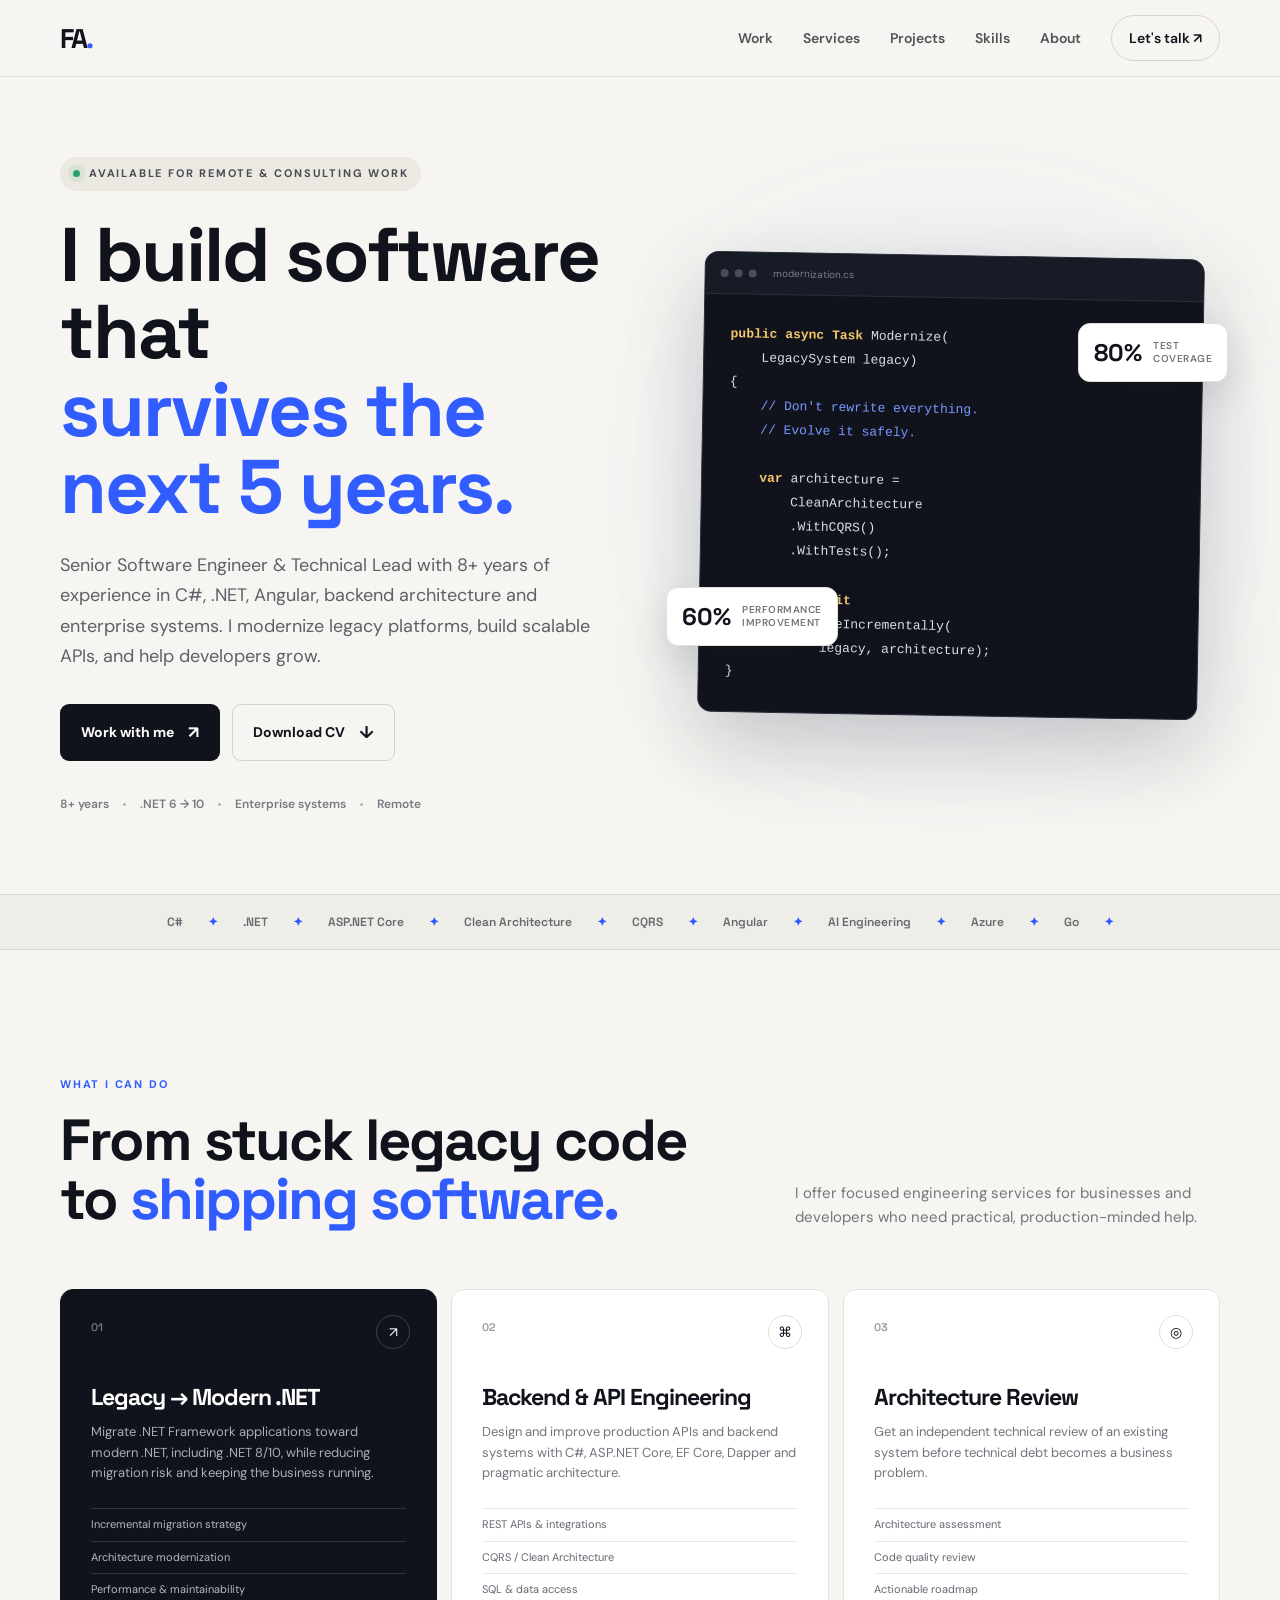
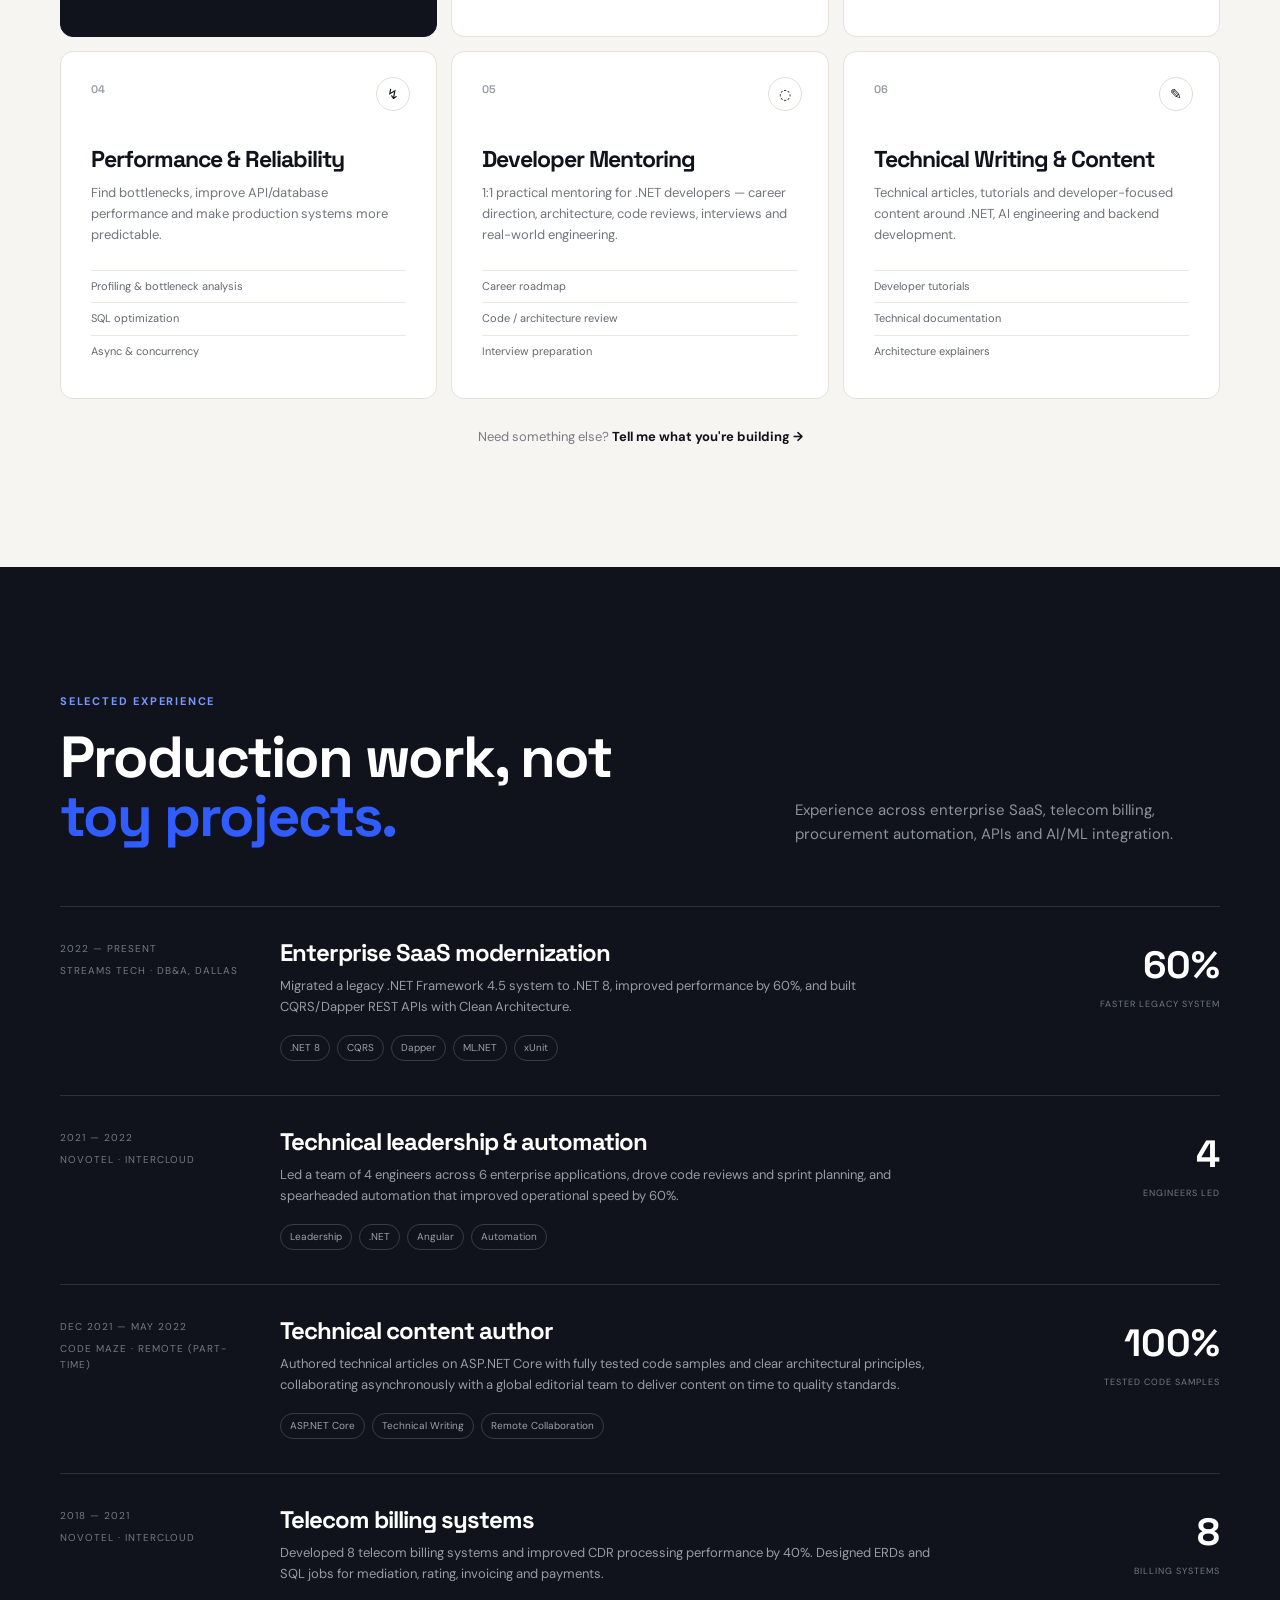
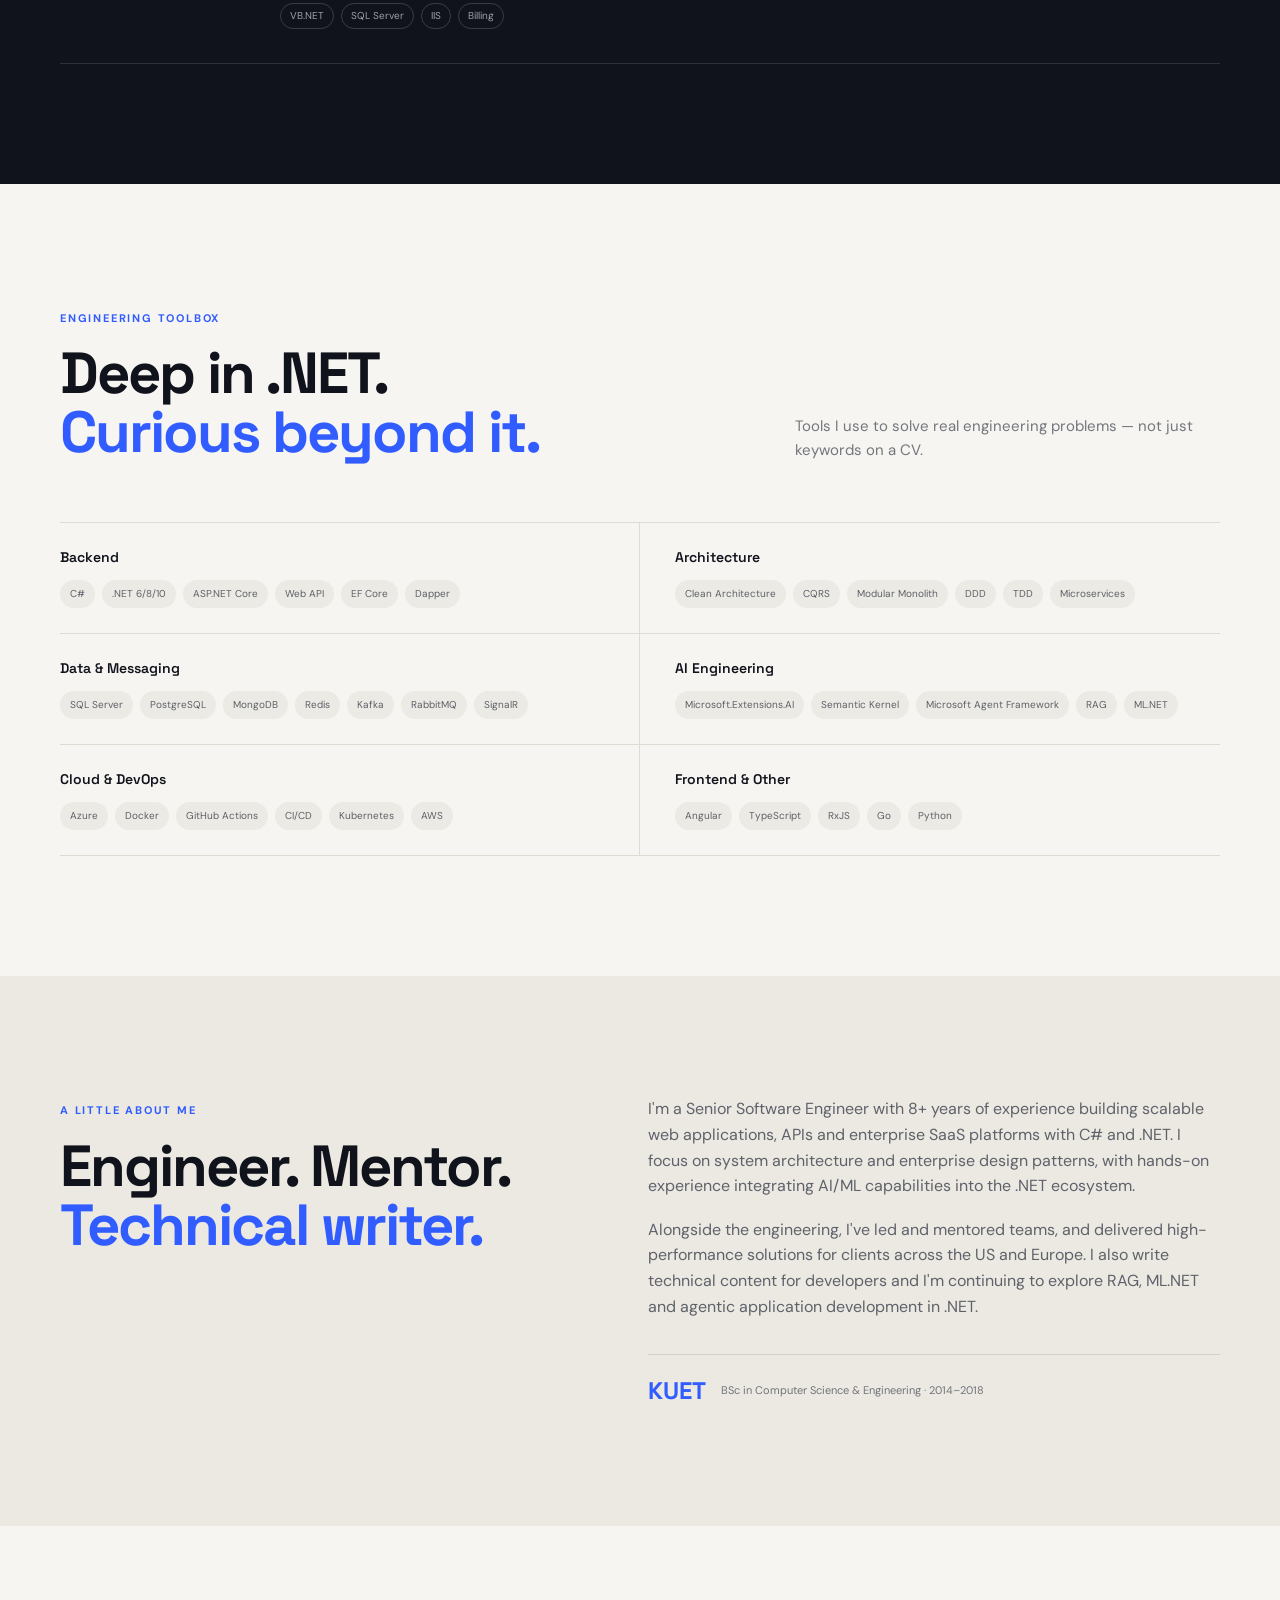
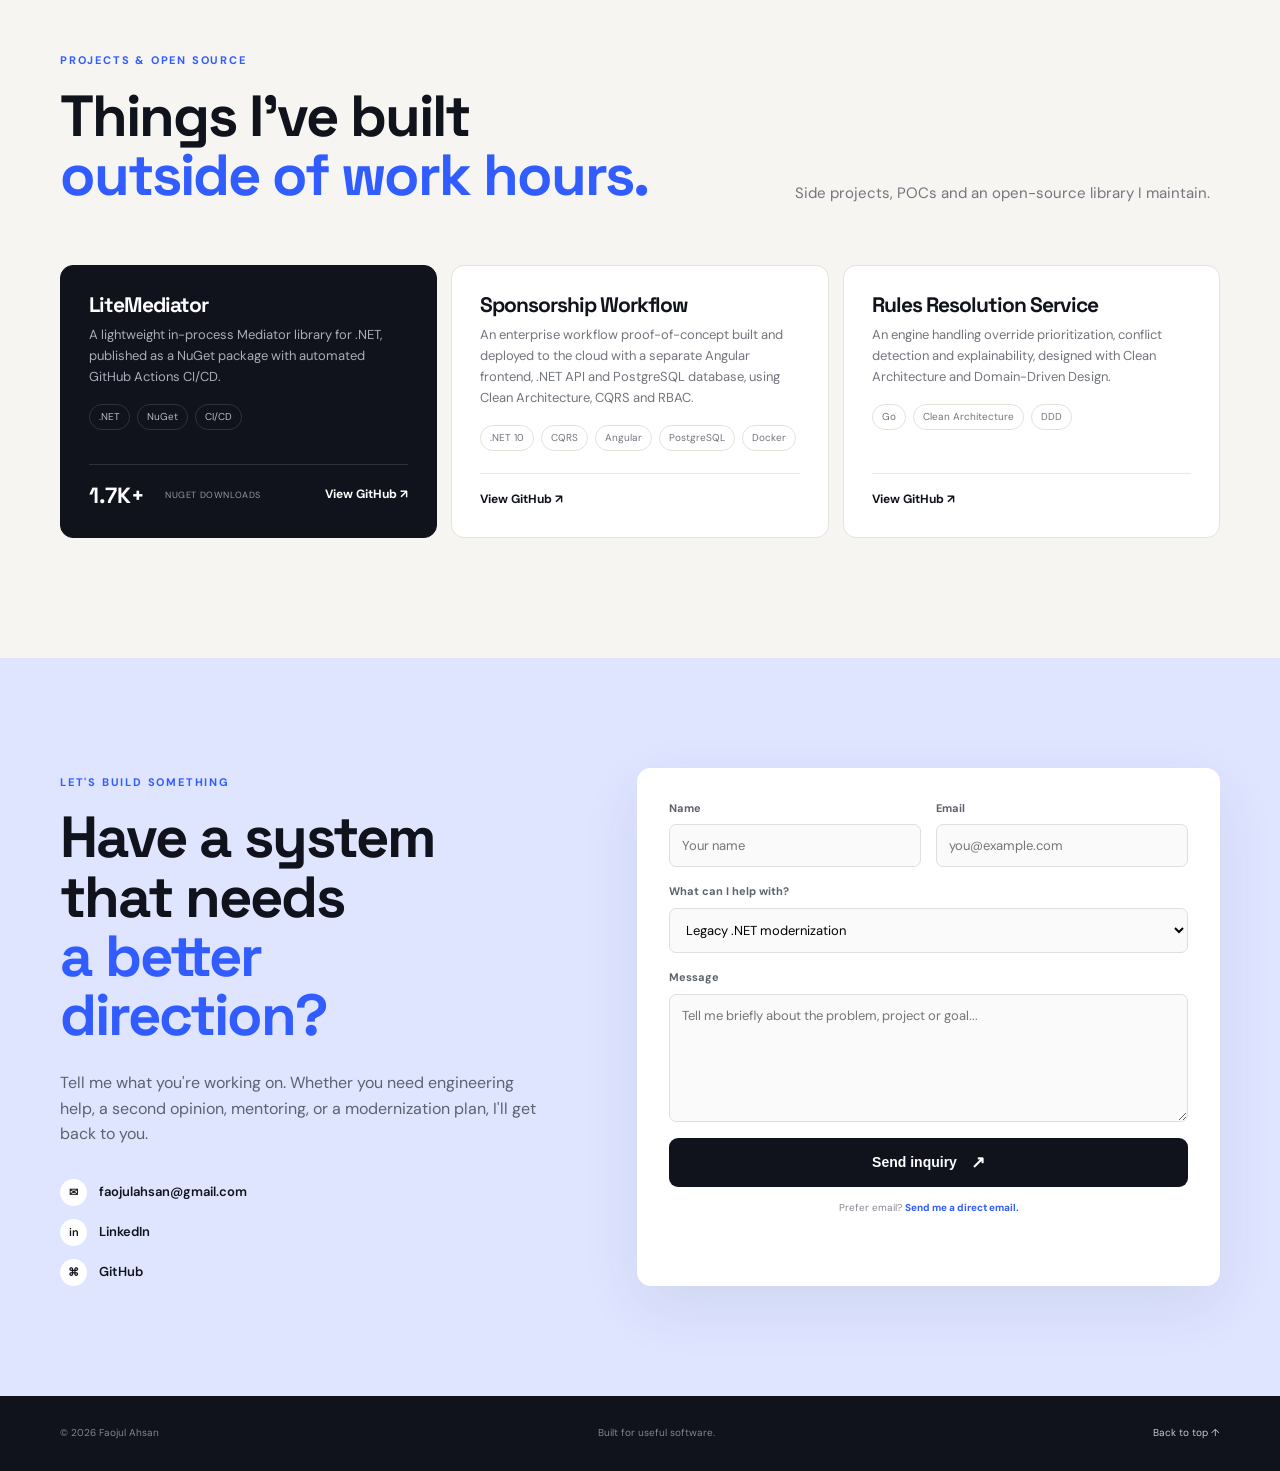
<file: index.html>
<!DOCTYPE html>
<html lang="en">
<head>
  <meta charset="UTF-8" />
  <meta name="viewport" content="width=device-width, initial-scale=1.0" />
  <meta name="description" content="Faojul Ahsan — Senior Software Engineer, .NET Technical Lead, AI Engineering and Developer Services." />
  <meta name="theme-color" content="#0b1020" />
  <title>Faojul Ahsan — Senior .NET Engineer & Technical Lead</title>
  <link rel="preconnect" href="https://fonts.googleapis.com">
  <link rel="preconnect" href="https://fonts.gstatic.com" crossorigin>
  <link href="https://fonts.googleapis.com/css2?family=DM+Sans:wght@400;500;600;700&family=Space+Grotesk:wght@500;600;700&display=swap" rel="stylesheet">
  <link rel="stylesheet" href="style.css" />
</head>
<body>
  <header class="nav-wrap">
    <nav class="nav container">
      <a class="brand" href="#top">FA<span>.</span></a>
      <div class="nav-links">
        <a href="#work">Work</a>
        <a href="#services">Services</a>
        <a href="#projects">Projects</a>
        <a href="#skills">Skills</a>
        <a href="#about">About</a>
        <a href="#contact" class="nav-cta">Let's talk <span>↗</span></a>
      </div>
      <button class="menu-btn" aria-label="Open menu">☰</button>
    </nav>
  </header>

  <main id="top">
    <section class="hero container">
      <div class="hero-copy">
        <div class="eyebrow"><span class="pulse"></span> Available for remote & consulting work</div>
        <h1>I build software that<br><em>survives the next 5 years.</em></h1>
        <p class="hero-text">
          Senior Software Engineer & Technical Lead with 8+ years of experience in C#, .NET, Angular,
          backend architecture and enterprise systems. I modernize legacy platforms, build scalable APIs,
          and help developers grow.
        </p>
        <div class="hero-actions">
          <a class="btn btn-primary" href="#contact">Work with me <span>↗</span></a>
          <a class="btn btn-ghost" href="Faojul_Ahsan_CV.pdf" download>Download CV <span>↓</span></a>
        </div>
        <div class="trust-row">
          <span>8+ years</span><i></i><span>.NET 6 → 10</span><i></i><span>Enterprise systems</span><i></i><span>Remote</span>
        </div>
      </div>
      <div class="hero-card">
        <div class="card-glow"></div>
        <div class="code-window">
          <div class="window-bar"><span></span><span></span><span></span><small>modernization.cs</small></div>
          <pre><code><b>public async Task</b> Modernize(
    LegacySystem legacy)
{
    <span class="blue">// Don't rewrite everything.</span>
    <span class="blue">// Evolve it safely.</span>

    <b>var</b> architecture =
        CleanArchitecture
        .WithCQRS()
        .WithTests();

    <b>return await</b>
        MigrateIncrementally(
            legacy, architecture);
}</code></pre>
        </div>
        <div class="floating-stat stat-one"><strong>60%</strong><span>performance<br>improvement</span></div>
        <div class="floating-stat stat-two"><strong>80%</strong><span>test<br>coverage</span></div>
      </div>
    </section>

    <section class="marquee" aria-label="Technology highlights">
      <div class="marquee-inner">
        <span>C#</span><b>✦</b><span>.NET</span><b>✦</b><span>ASP.NET Core</span><b>✦</b><span>Clean Architecture</span><b>✦</b><span>CQRS</span><b>✦</b><span>Angular</span><b>✦</b><span>AI Engineering</span><b>✦</b><span>Azure</span><b>✦</b><span>Go</span><b>✦</b>
      </div>
    </section>

    <section id="services" class="section container">
      <div class="section-heading">
        <div><span class="section-kicker">WHAT I CAN DO</span><h2>From stuck legacy code<br>to <em>shipping software.</em></h2></div>
        <p>I offer focused engineering services for businesses and developers who need practical, production-minded help.</p>
      </div>
      <div class="service-grid">
        <article class="service featured">
          <div class="service-number">01</div>
          <div class="service-icon">↗</div>
          <h3>Legacy → Modern .NET</h3>
          <p>Migrate .NET Framework applications toward modern .NET, including .NET 8/10, while reducing migration risk and keeping the business running.</p>
          <ul><li>Incremental migration strategy</li><li>Architecture modernization</li><li>Performance & maintainability</li></ul>
        </article>
        <article class="service">
          <div class="service-number">02</div>
          <div class="service-icon">⌘</div>
          <h3>Backend & API Engineering</h3>
          <p>Design and improve production APIs and backend systems with C#, ASP.NET Core, EF Core, Dapper and pragmatic architecture.</p>
          <ul><li>REST APIs & integrations</li><li>CQRS / Clean Architecture</li><li>SQL & data access</li></ul>
        </article>
        <article class="service">
          <div class="service-number">03</div>
          <div class="service-icon">◎</div>
          <h3>Architecture Review</h3>
          <p>Get an independent technical review of an existing system before technical debt becomes a business problem.</p>
          <ul><li>Architecture assessment</li><li>Code quality review</li><li>Actionable roadmap</li></ul>
        </article>
        <article class="service">
          <div class="service-number">04</div>
          <div class="service-icon">↯</div>
          <h3>Performance & Reliability</h3>
          <p>Find bottlenecks, improve API/database performance and make production systems more predictable.</p>
          <ul><li>Profiling & bottleneck analysis</li><li>SQL optimization</li><li>Async & concurrency</li></ul>
        </article>
        <article class="service">
          <div class="service-number">05</div>
          <div class="service-icon">◌</div>
          <h3>Developer Mentoring</h3>
          <p>1:1 practical mentoring for .NET developers — career direction, architecture, code reviews, interviews and real-world engineering.</p>
          <ul><li>Career roadmap</li><li>Code / architecture review</li><li>Interview preparation</li></ul>
        </article>
        <article class="service">
          <div class="service-number">06</div>
          <div class="service-icon">✎</div>
          <h3>Technical Writing & Content</h3>
          <p>Technical articles, tutorials and developer-focused content around .NET, AI engineering and backend development.</p>
          <ul><li>Developer tutorials</li><li>Technical documentation</li><li>Architecture explainers</li></ul>
        </article>
      </div>
      <div class="service-note">Need something else? <a href="#contact">Tell me what you're building →</a></div>
    </section>

    <section id="work" class="section dark-section">
      <div class="container">
        <div class="section-heading light">
          <div><span class="section-kicker">SELECTED EXPERIENCE</span><h2>Production work, not<br><em>toy projects.</em></h2></div>
          <p>Experience across enterprise SaaS, telecom billing, procurement automation, APIs and AI/ML integration.</p>
        </div>
        <div class="work-list">
          <article class="work-item">
            <div class="work-meta"><span>2022 — Present</span><span>Streams Tech · DB&A, Dallas</span></div>
            <div class="work-main"><h3>Enterprise SaaS modernization</h3><p>Migrated a legacy .NET Framework 4.5 system to .NET 8, improved performance by 60%, and built CQRS/Dapper REST APIs with Clean Architecture.</p><div class="tags"><span>.NET 8</span><span>CQRS</span><span>Dapper</span><span>ML.NET</span><span>xUnit</span></div></div>
            <div class="work-result"><strong>60%</strong><small>faster legacy system</small></div>
          </article>
          <article class="work-item">
            <div class="work-meta"><span>2021 — 2022</span><span>Novotel · InterCloud</span></div>
            <div class="work-main"><h3>Technical leadership & automation</h3><p>Led a team of 4 engineers across 6 enterprise applications, drove code reviews and sprint planning, and spearheaded automation that improved operational speed by 60%.</p><div class="tags"><span>Leadership</span><span>.NET</span><span>Angular</span><span>Automation</span></div></div>
            <div class="work-result"><strong>4</strong><small>engineers led</small></div>
          </article>
          <article class="work-item">
            <div class="work-meta"><span>Dec 2021 — May 2022</span><span>Code Maze · Remote (Part-time)</span></div>
            <div class="work-main"><h3>Technical content author</h3><p>Authored technical articles on ASP.NET Core with fully tested code samples and clear architectural principles, collaborating asynchronously with a global editorial team to deliver content on time to quality standards.</p><div class="tags"><span>ASP.NET Core</span><span>Technical Writing</span><span>Remote Collaboration</span></div></div>
            <div class="work-result"><strong>100%</strong><small>tested code samples</small></div>
          </article>
          <article class="work-item">
            <div class="work-meta"><span>2018 — 2021</span><span>Novotel · InterCloud</span></div>
            <div class="work-main"><h3>Telecom billing systems</h3><p>Developed 8 telecom billing systems and improved CDR processing performance by 40%. Designed ERDs and SQL jobs for mediation, rating, invoicing and payments.</p><div class="tags"><span>VB.NET</span><span>SQL Server</span><span>IIS</span><span>Billing</span></div></div>
            <div class="work-result"><strong>8</strong><small>billing systems</small></div>
          </article>
        </div>
      </div>
    </section>

    <section id="skills" class="section container">
      <div class="section-heading">
        <div><span class="section-kicker">ENGINEERING TOOLBOX</span><h2>Deep in .NET.<br><em>Curious beyond it.</em></h2></div>
        <p>Tools I use to solve real engineering problems — not just keywords on a CV.</p>
      </div>
      <div class="skills-layout">
        <div class="skill-block"><h4>Backend</h4><div class="skill-pills"><span>C#</span><span>.NET 6/8/10</span><span>ASP.NET Core</span><span>Web API</span><span>EF Core</span><span>Dapper</span></div></div>
        <div class="skill-block"><h4>Architecture</h4><div class="skill-pills"><span>Clean Architecture</span><span>CQRS</span><span>Modular Monolith</span><span>DDD</span><span>TDD</span><span>Microservices</span></div></div>
        <div class="skill-block"><h4>Data & Messaging</h4><div class="skill-pills"><span>SQL Server</span><span>PostgreSQL</span><span>MongoDB</span><span>Redis</span><span>Kafka</span><span>RabbitMQ</span><span>SignalR</span></div></div>
        <div class="skill-block"><h4>AI Engineering</h4><div class="skill-pills"><span>Microsoft.Extensions.AI</span><span>Semantic Kernel</span><span>Microsoft Agent Framework</span><span>RAG</span><span>ML.NET</span></div></div>
        <div class="skill-block"><h4>Cloud & DevOps</h4><div class="skill-pills"><span>Azure</span><span>Docker</span><span>GitHub Actions</span><span>CI/CD</span><span>Kubernetes</span><span>AWS</span></div></div>
        <div class="skill-block"><h4>Frontend & Other</h4><div class="skill-pills"><span>Angular</span><span>TypeScript</span><span>RxJS</span><span>Go</span><span>Python</span></div></div>
      </div>
    </section>

    <section id="about" class="section about-section">
      <div class="container about-grid">
        <div>
          <span class="section-kicker">A LITTLE ABOUT ME</span>
          <h2>Engineer. Mentor.<br><em>Technical writer.</em></h2>
        </div>
        <div class="about-copy">
          <p>I'm a Senior Software Engineer with 8+ years of experience building scalable web applications, APIs and enterprise SaaS platforms with C# and .NET. I focus on system architecture and enterprise design patterns, with hands-on experience integrating AI/ML capabilities into the .NET ecosystem.</p>
          <p>Alongside the engineering, I've led and mentored teams, and delivered high-performance solutions for clients across the US and Europe. I also write technical content for developers and I'm continuing to explore RAG, ML.NET and agentic application development in .NET.</p>
          <div class="education"><strong>KUET</strong><span>BSc in Computer Science & Engineering · 2014–2018</span></div>
        </div>
      </div>
    </section>

    <section id="projects" class="section container">
      <div class="section-heading">
        <div><span class="section-kicker">PROJECTS & OPEN SOURCE</span><h2>Things I've built<br><em>outside of work hours.</em></h2></div>
        <p>Side projects, POCs and an open-source library I maintain.</p>
      </div>
      <div class="project-grid">
        <article class="project-card featured">
          <div><h3>LiteMediator</h3><p>A lightweight in-process Mediator library for .NET, published as a NuGet package with automated GitHub Actions CI/CD.</p><div class="tags"><span>.NET</span><span>NuGet</span><span>CI/CD</span></div></div>
          <div class="project-foot"><strong>1.7K+</strong><span>NuGet downloads</span><a href="https://github.com/faojul/LiteMediator" target="_blank" rel="noreferrer">View GitHub ↗</a></div>
        </article>
        <article class="project-card">
          <div><h3>Sponsorship Workflow</h3><p>An enterprise workflow proof-of-concept built and deployed to the cloud with a separate Angular frontend, .NET API and PostgreSQL database, using Clean Architecture, CQRS and RBAC.</p><div class="tags"><span>.NET 10</span><span>CQRS</span><span>Angular</span><span>PostgreSQL</span><span>Docker</span></div></div>
          <div class="project-foot"><a href="https://github.com/faojul/Sponsorship-Workflow" target="_blank" rel="noreferrer">View GitHub ↗</a></div>
        </article>
        <article class="project-card">
          <div><h3>Rules Resolution Service</h3><p>An engine handling override prioritization, conflict detection and explainability, designed with Clean Architecture and Domain-Driven Design.</p><div class="tags"><span>Go</span><span>Clean Architecture</span><span>DDD</span></div></div>
          <div class="project-foot"><a href="https://github.com/faojul/Rules-Resolution-Service" target="_blank" rel="noreferrer">View GitHub ↗</a></div>
        </article>
      </div>
    </section>

    <section id="contact" class="contact-section">
      <div class="container contact-grid">
        <div class="contact-intro">
          <span class="section-kicker">LET'S BUILD SOMETHING</span>
          <h2>Have a system that needs<br><em>a better direction?</em></h2>
          <p>Tell me what you're working on. Whether you need engineering help, a second opinion, mentoring, or a modernization plan, I'll get back to you.</p>
          <div class="contact-links">
            <a href="mailto:faojulahsan@gmail.com"><span>✉</span> faojulahsan@gmail.com</a>
            <a href="https://www.linkedin.com/in/faojul-ahsan" target="_blank" rel="noreferrer"><span>in</span> LinkedIn</a>
            <a href="https://github.com/faojul" target="_blank" rel="noreferrer"><span>⌘</span> GitHub</a>
          </div>
        </div>
        <form class="contact-form" action="https://formsubmit.co/72ebc633b87fdbf8f98217f7f24d4846" method="POST">
          <input type="hidden" name="_subject" value="New inquiry from faojul.github.io">
          <input type="hidden" name="_template" value="table">
          <input type="hidden" name="_captcha" value="false">
          <input type="hidden" name="_next" value="https://faojul.github.io/thank-you.html">
          <input type="text" name="_honey" style="display:none" tabindex="-1" autocomplete="off">
          <div class="form-row"><label>Name<input type="text" name="name" placeholder="Your name" required></label><label>Email<input type="email" name="email" placeholder="you@example.com" required></label></div>
          <label>What can I help with?
            <select name="service">
              <option>Legacy .NET modernization</option>
              <option>Backend / API development</option>
              <option>Architecture review</option>
              <option>Performance optimization</option>
              <option>Developer mentoring</option>
              <option>Technical writing</option>
              <option>Other consulting</option>
            </select>
          </label>
          <label>Message<textarea name="message" rows="6" placeholder="Tell me briefly about the problem, project or goal..." required></textarea></label>
          <button class="btn btn-primary submit-btn" type="submit">Send inquiry <span>↗</span></button>
          <p class="form-note">Prefer email? <a href="mailto:faojulahsan@gmail.com">Send me a direct email.</a></p>
        </form>
      </div>
    </section>
  </main>

  <footer class="footer">
    <div class="container footer-inner"><span>© 2026 Faojul Ahsan</span><span>Built for useful software.</span><a href="#top">Back to top ↑</a></div>
  </footer>
  <script src="script.js"></script>
</body>
</html>
</file>
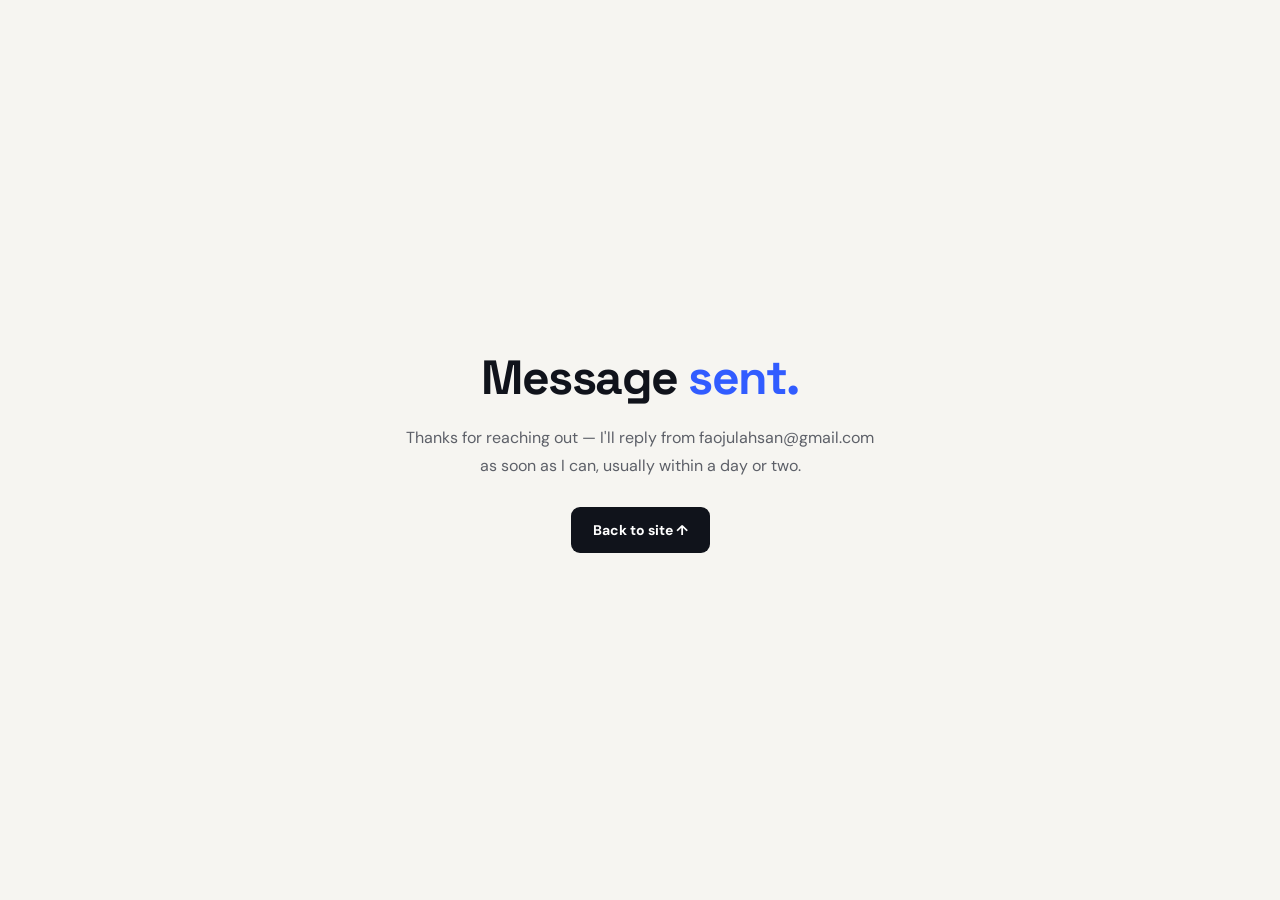
<file: thank-you.html>
<!DOCTYPE html>
<html lang="en">
<head>
  <meta charset="UTF-8" />
  <meta name="viewport" content="width=device-width, initial-scale=1.0" />
  <title>Message sent — Faojul Ahsan</title>
  <link href="https://fonts.googleapis.com/css2?family=DM+Sans:wght@400;500;600;700&family=Space+Grotesk:wght@500;600;700&display=swap" rel="stylesheet">
  <style>
    *{box-sizing:border-box;margin:0;padding:0}
    body{font-family:"DM Sans",sans-serif;background:#f6f5f1;color:#10131b;min-height:100vh;display:flex;align-items:center;justify-content:center;text-align:center;padding:20px}
    .box{max-width:480px}
    h1{font-family:"Space Grotesk",sans-serif;font-size:clamp(32px,5vw,48px);letter-spacing:-1.5px;margin-bottom:16px}
    h1 em{font-style:normal;color:#315cff}
    p{color:#5d6068;font-size:16px;line-height:1.7;margin-bottom:28px}
    a{display:inline-flex;align-items:center;gap:8px;background:#10131b;color:#fff;text-decoration:none;padding:14px 22px;border-radius:9px;font-weight:700;font-size:14px}
    a:hover{background:#315cff}
  </style>
</head>
<body>
  <div class="box">
    <h1>Message <em>sent.</em></h1>
    <p>Thanks for reaching out — I'll reply from faojulahsan@gmail.com as soon as I can, usually within a day or two.</p>
    <a href="/">Back to site ↑</a>
  </div>
</body>
</html>
</file>
<file: style.css>
*{box-sizing:border-box;margin:0;padding:0}html{scroll-behavior:smooth}body{font-family:"DM Sans",sans-serif;background:#f6f5f1;color:#10131b;line-height:1.6}.container{width:min(1160px,calc(100% - 40px));margin:auto}a{color:inherit;text-decoration:none}.nav-wrap{position:sticky;top:0;z-index:50;background:rgba(246,245,241,.88);backdrop-filter:blur(18px);border-bottom:1px solid #e5e2da}.nav{height:76px;display:flex;align-items:center;justify-content:space-between}.brand{font:700 27px "Space Grotesk";letter-spacing:-2px}.brand span{color:#315cff}.nav-links{display:flex;align-items:center;gap:30px;font-size:14px;font-weight:600}.nav-links a{opacity:.72}.nav-links a:hover{opacity:1}.nav-cta{padding:11px 17px;border:1px solid #d8d5cc;border-radius:100px;opacity:1!important}.menu-btn{display:none;background:none;border:0;font-size:23px}.hero{min-height:650px;display:grid;grid-template-columns:1.02fr .98fr;align-items:center;gap:60px;padding:80px 0}.eyebrow,.section-kicker{font-size:11px;font-weight:700;letter-spacing:1.8px;text-transform:uppercase}.eyebrow{display:inline-flex;gap:9px;align-items:center;background:#ebe9e2;border-radius:30px;padding:8px 13px;color:#4b4d54}.pulse{width:7px;height:7px;border-radius:50%;background:#27a36a;box-shadow:0 0 0 5px rgba(39,163,106,.1)}h1,h2,h3{font-family:"Space Grotesk",sans-serif;line-height:1.02;letter-spacing:-2px}h1{font-size:clamp(48px,6vw,76px);margin:25px 0 24px}h1 em,h2 em{font-style:normal;color:#315cff}.hero-text{font-size:18px;line-height:1.7;color:#5d6068;max-width:650px}.hero-actions{display:flex;gap:12px;margin-top:32px}.btn{display:inline-flex;align-items:center;justify-content:center;gap:14px;border-radius:9px;padding:14px 20px;font-weight:700;font-size:14px;border:1px solid transparent;cursor:pointer;transition:.2s}.btn span{font-size:17px}.btn-primary{background:#10131b;color:#fff}.btn-primary:hover{transform:translateY(-2px);background:#315cff}.btn-ghost{background:transparent;border-color:#d6d3cb}.btn-ghost:hover{border-color:#10131b}.trust-row{display:flex;align-items:center;gap:14px;margin-top:34px;font-size:12px;color:#777a80;font-weight:600}.trust-row i{width:3px;height:3px;border-radius:50%;background:#b7b4ac}.hero-card{position:relative;min-height:450px;display:flex;align-items:center;justify-content:center}.card-glow{position:absolute;width:360px;height:360px;background:#315cff;filter:blur(110px);opacity:.13}.code-window{position:relative;width:min(500px,100%);background:#10131b;border:1px solid #292e3b;border-radius:14px;box-shadow:0 30px 80px rgba(20,25,40,.2);overflow:hidden;transform:rotate(1deg)}.window-bar{height:42px;background:#171b25;border-bottom:1px solid #292e3b;display:flex;align-items:center;padding:0 15px;gap:6px}.window-bar>span{width:8px;height:8px;border-radius:50%;background:#4a4e59}.window-bar small{margin-left:10px;color:#777e8d;font-size:10px}.code-window pre{padding:28px 26px;color:#d9deea;font:500 13px/1.85 ui-monospace,SFMono-Regular,Menlo,monospace;overflow:auto}.code-window b{color:#f4c66a}.code-window .blue{color:#7898ff}.floating-stat{position:absolute;background:#fff;border:1px solid #e4e1d8;box-shadow:0 14px 35px rgba(30,32,40,.12);border-radius:12px;padding:13px 15px;display:flex;align-items:center;gap:11px}.floating-stat strong{font:700 24px "Space Grotesk"}.floating-stat span{font-size:10px;line-height:1.25;color:#73757b;font-weight:600;text-transform:uppercase;letter-spacing:.5px}.stat-one{left:-15px;bottom:70px}.stat-two{right:-8px;top:68px}.marquee{overflow:hidden;border-top:1px solid #dedbd3;border-bottom:1px solid #dedbd3;background:#efede7}.marquee-inner{display:flex;justify-content:center;align-items:center;gap:25px;min-width:max-content;padding:19px 0;font:600 12px "Space Grotesk";color:#66686f}.marquee b{color:#315cff}.section{padding:120px 0}.section-heading{display:grid;grid-template-columns:1fr .65fr;gap:80px;align-items:end;margin-bottom:60px}.section-kicker{color:#315cff}.section-heading h2,.about-grid h2,.contact-intro h2{font-size:clamp(38px,5vw,58px);margin-top:15px}.section-heading>p{color:#74767d;font-size:15px;max-width:420px}.service-grid{display:grid;grid-template-columns:repeat(3,1fr);gap:14px}.service{background:#fff;border:1px solid #e5e2da;border-radius:13px;padding:30px;min-height:330px;position:relative;transition:.25s}.service:hover{transform:translateY(-5px);box-shadow:0 18px 50px rgba(30,35,45,.08)}.service.featured{background:#10131b;color:#fff;border-color:#10131b}.service-number{font:600 11px "Space Grotesk";color:#9699a1}.featured .service-number{color:#6e7483}.service-icon{position:absolute;right:26px;top:25px;width:34px;height:34px;border:1px solid #e1ded6;border-radius:50%;display:grid;place-items:center;font-size:14px}.featured .service-icon{border-color:#3b4150}.service h3{font-size:23px;margin:52px 0 12px;letter-spacing:-1px}.service p{font-size:13px;color:#72757d}.featured p{color:#a8adba}.service ul{list-style:none;margin-top:24px;font-size:11px;color:#646770}.featured ul{color:#b6bac4}.service li{padding:7px 0;border-top:1px solid #ece9e2}.featured li{border-color:#2d323e}.service-note{text-align:center;margin-top:28px;color:#7a7c83;font-size:13px}.service-note a{font-weight:700;color:#10131b}.dark-section{background:#10131b;color:#fff}.dark-section .section-kicker{color:#7898ff}.dark-section .section-heading>p{color:#8d929e}.work-list{border-top:1px solid #2b303c}.work-item{display:grid;grid-template-columns:180px 1fr 120px;gap:40px;padding:34px 0;border-bottom:1px solid #2b303c;align-items:start}.work-meta{display:flex;flex-direction:column;gap:6px;font-size:10px;text-transform:uppercase;letter-spacing:1px;color:#737987}.work-main h3{font-size:24px;letter-spacing:-1px}.work-main p{color:#969ba7;font-size:13px;max-width:650px;margin:10px 0 18px}.tags{display:flex;gap:7px;flex-wrap:wrap}.tags span{border:1px solid #363c48;border-radius:20px;padding:4px 9px;color:#9ba0ab;font-size:10px}.work-result{text-align:right}.work-result strong{display:block;font:700 38px "Space Grotesk";color:#fff}.work-result small{color:#737987;font-size:9px;text-transform:uppercase;letter-spacing:1px}.skills-layout{display:grid;grid-template-columns:1fr 1fr;border-top:1px solid #dedbd3}.skill-block{padding:25px 0;border-bottom:1px solid #dedbd3}.skill-block:nth-child(odd){padding-right:35px;border-right:1px solid #dedbd3}.skill-block:nth-child(even){padding-left:35px}.skill-block h4{font:600 14px "Space Grotesk";margin-bottom:14px}.skill-pills{display:flex;gap:7px;flex-wrap:wrap}.skill-pills span{background:#eceae4;border-radius:20px;padding:6px 10px;font-size:10px;color:#5d6068}.about-section{background:#ebe9e2}.about-grid{display:grid;grid-template-columns:.9fr 1.1fr;gap:120px}.about-copy{max-width:600px}.about-copy p{font-size:16px;color:#5f626a;margin-bottom:18px}.education{margin-top:35px;padding-top:20px;border-top:1px solid #d3d0c8;display:flex;gap:15px;align-items:center}.education strong{font:700 24px "Space Grotesk";color:#315cff}.education span{font-size:11px;color:#70737a}.project-grid{display:grid;grid-template-columns:repeat(3,1fr);gap:14px}.project-card{background:#fff;border:1px solid #e5e2da;border-radius:13px;padding:28px;display:flex;flex-direction:column;justify-content:space-between;gap:22px;transition:.25s}.project-card:hover{transform:translateY(-5px);box-shadow:0 18px 50px rgba(30,35,45,.08)}.project-card.featured{background:#10131b;color:#fff;border-color:#10131b}.project-card h3{font-size:21px;letter-spacing:-1px;margin-bottom:10px}.project-card p{font-size:13px;color:#72757d;margin-bottom:16px}.project-card.featured p{color:#a8adba}.project-card .tags span{border:1px solid #e5e2da;border-radius:20px;padding:4px 9px;color:#72757d;font-size:10px}.project-card.featured .tags span{border-color:#2d323e;color:#b6bac4}.project-foot{display:flex;align-items:center;justify-content:space-between;gap:12px;padding-top:16px;border-top:1px solid #ece9e2}.project-card.featured .project-foot{border-color:#2d323e}.project-foot strong{font:700 22px "Space Grotesk"}.project-foot span{font-size:9px;text-transform:uppercase;letter-spacing:.6px;color:#9699a1;margin-right:auto;padding-left:8px}.project-foot a{font-size:12px;font-weight:700;white-space:nowrap}.project-card.featured .project-foot a{color:#fff}.contact-section{background:#dfe5ff;padding:110px 0}.contact-grid{display:grid;grid-template-columns:.9fr 1.1fr;gap:100px}.contact-intro>p{margin-top:25px;color:#5c6270;max-width:480px}.contact-links{display:flex;flex-direction:column;gap:13px;margin-top:32px;font-size:13px;font-weight:600}.contact-links a{display:flex;align-items:center;gap:12px}.contact-links span{width:27px;height:27px;border-radius:50%;display:grid;place-items:center;background:#fff;font-size:11px}.contact-form{background:#fff;padding:32px;border-radius:14px;box-shadow:0 20px 60px rgba(42,55,100,.09)}.form-row{display:grid;grid-template-columns:1fr 1fr;gap:15px}.contact-form label{display:block;font-size:11px;font-weight:700;color:#5e626c;margin-bottom:16px}.contact-form input,.contact-form select,.contact-form textarea{display:block;width:100%;margin-top:7px;border:1px solid #dddfe5;border-radius:7px;background:#fafafa;padding:12px;font:400 13px "DM Sans";outline:none}.contact-form textarea{resize:vertical}.contact-form input:focus,.contact-form select:focus,.contact-form textarea:focus{border-color:#315cff;background:#fff}.submit-btn{width:100%;border:0}.form-note{text-align:center;font-size:10px;color:#858891;margin-top:13px}.form-note a{font-weight:700;color:#315cff}.footer{background:#10131b;color:#7f8591}.footer-inner{height:75px;display:flex;align-items:center;justify-content:space-between;font-size:10px}.footer a{color:#c5c9d1}@media(max-width:900px){.nav-links{display:none}.menu-btn{display:block}.hero{grid-template-columns:1fr;padding:65px 0}.hero-card{min-height:390px}.service-grid{grid-template-columns:1fr 1fr}.section-heading{grid-template-columns:1fr;gap:18px}.work-item{grid-template-columns:120px 1fr}.work-result{display:none}.about-grid,.contact-grid{grid-template-columns:1fr;gap:45px}.project-grid{grid-template-columns:1fr}}@media(max-width:600px){.container{width:min(100% - 28px,1160px)}.hero{padding:55px 0}.hero-card{min-height:330px}.code-window pre{font-size:10px}.floating-stat{transform:scale(.85)}.stat-one{left:-10px;bottom:25px}.stat-two{right:-10px;top:20px}.trust-row{gap:8px;flex-wrap:wrap}.trust-row i{display:none}.service-grid{grid-template-columns:1fr}.service{min-height:auto}.section{padding:80px 0}.work-item{grid-template-columns:1fr;gap:12px}.work-meta{flex-direction:row}.skills-layout{grid-template-columns:1fr}.skill-block:nth-child(odd){padding-right:0;border-right:0}.skill-block:nth-child(even){padding-left:0}.form-row{grid-template-columns:1fr}.contact-section{padding:80px 0}.footer-inner{height:auto;padding:20px 0;gap:10px;flex-wrap:wrap}.project-card{padding:22px}.hero-actions{flex-wrap:wrap}.btn{flex:1}}
</file>
